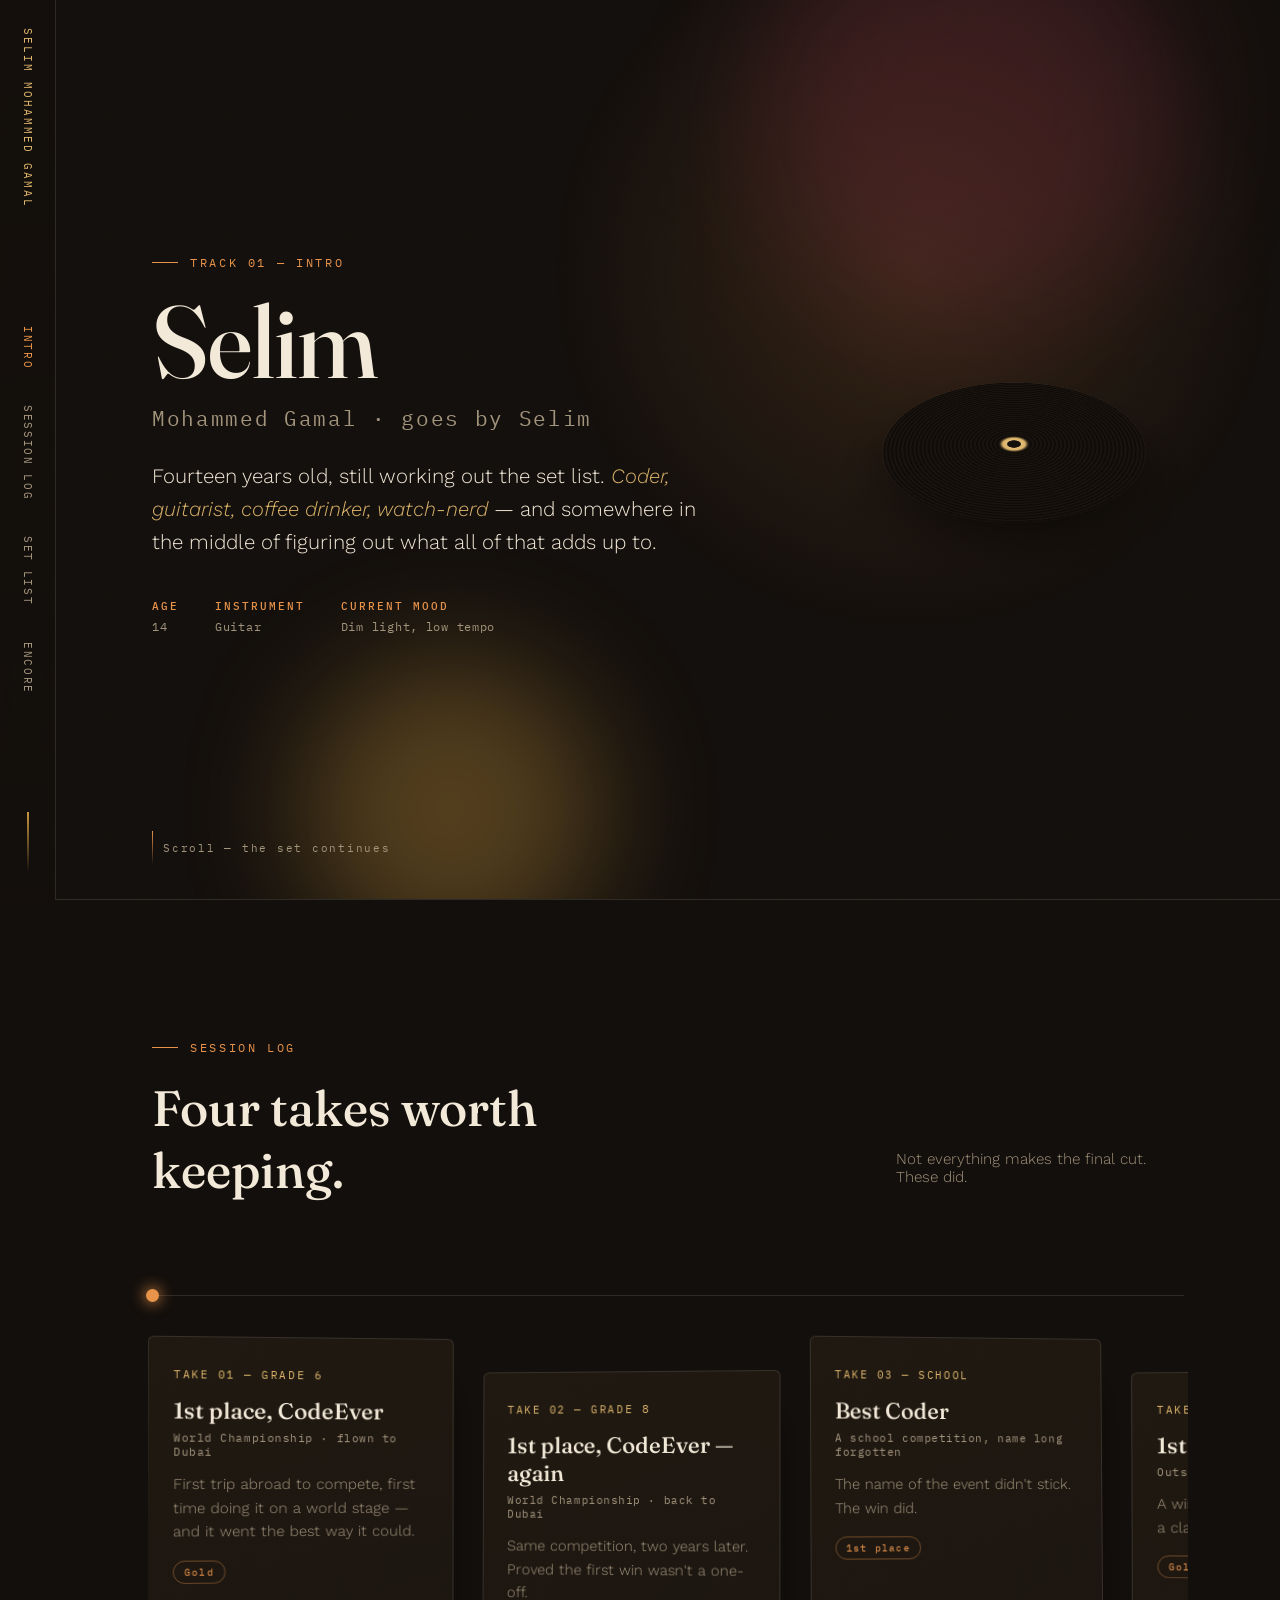
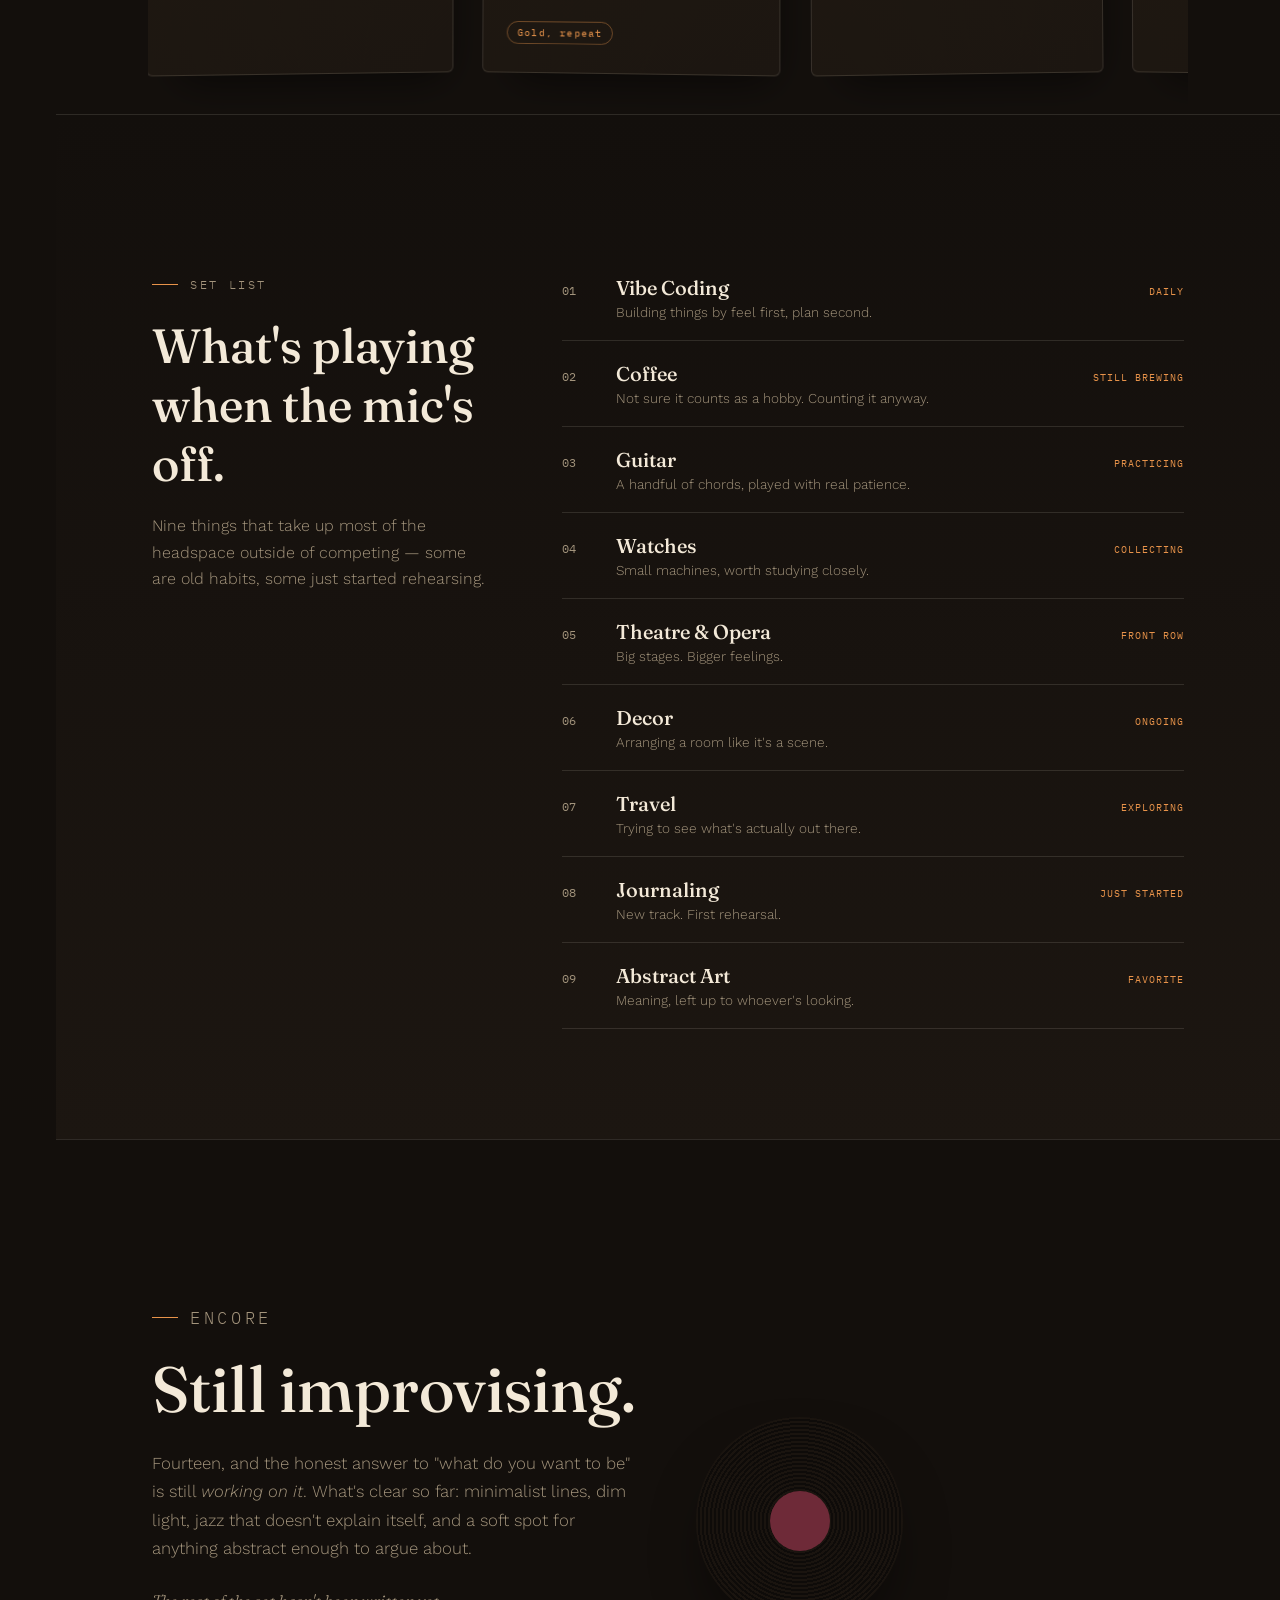
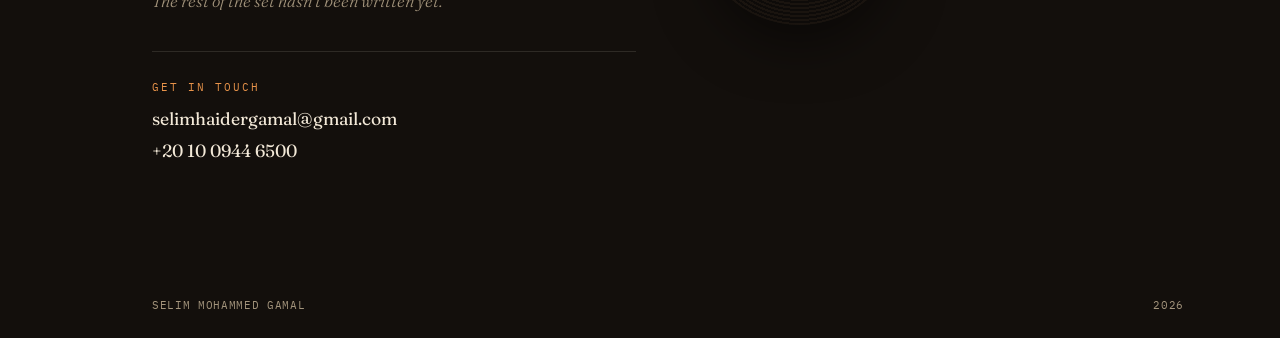
<file: index.html>
<!DOCTYPE html>
<html lang="en">
<head>
<meta charset="UTF-8">
<meta name="viewport" content="width=device-width, initial-scale=1.0">
<title>Selim Mohammed Gamal</title>
<link rel="preconnect" href="https://fonts.googleapis.com">
<link rel="preconnect" href="https://fonts.gstatic.com" crossorigin>
<link href="https://fonts.googleapis.com/css2?family=Fraunces:ital,opsz,wght@0,9..144,300;0,9..144,400;0,9..144,500;0,9..144,600;0,9..144,700;1,9..144,400;1,9..144,500&family=Work+Sans:wght@300;400;500;600&family=IBM+Plex+Mono:wght@400;500&display=swap" rel="stylesheet">
<style>
  :root{
    --bg: #130f0c;
    --bg-alt: #1c1611;
    --panel: #201911;
    --gold: #c9973f;
    --gold-soft: #dcb46a;
    --amber: #e8934a;
    --wine: #6e2a38;
    --cream: #f3e9d8;
    --muted: #a3947c;
    --line: rgba(243,233,216,0.12);
    --sidebar-w: 56px;
  }

  *{ box-sizing:border-box; }

  html{ scroll-behavior:smooth; }

  body{
    margin:0;
    background:var(--bg);
    color:var(--cream);
    font-family:'Work Sans', sans-serif;
    font-weight:400;
    overflow-x:hidden;
    position:relative;
  }

  ::selection{ background:var(--gold); color:#130f0c; }

  a{ color:inherit; }

  :focus-visible{
    outline: 2px solid var(--amber);
    outline-offset: 4px;
  }

  .grain{
    position:fixed; inset:0; z-index:1; pointer-events:none;
    opacity:0.05; mix-blend-mode:overlay;
    background-image:url("data:image/svg+xml,%3Csvg xmlns='http://www.w3.org/2000/svg' width='120' height='120'%3E%3Cfilter id='n'%3E%3CfeTurbulence type='fractalNoise' baseFrequency='0.9' numOctaves='2' stitchTiles='stitch'/%3E%3C/filter%3E%3Crect width='100%25' height='100%25' filter='url(%23n)'/%3E%3C/svg%3E");
  }

  /* --- Fixed left sidebar: the spine of the page, keeps everything anchored left --- */
  .sidebar{
    position:fixed; left:0; top:0; bottom:0; width:var(--sidebar-w);
    z-index:40;
    border-right:1px solid var(--line);
    background:linear-gradient(180deg, rgba(19,15,12,0.9), rgba(19,15,12,0.7));
    backdrop-filter: blur(6px);
    display:flex; flex-direction:column; align-items:center; justify-content:space-between;
    padding:28px 0;
  }
  .sidebar .mark{
    font-family:'IBM Plex Mono', monospace; font-size:11px; letter-spacing:0.18em;
    color:var(--gold-soft); writing-mode:vertical-rl; text-orientation:mixed;
  }
  .sidebar nav{
    display:flex; flex-direction:column; gap:28px; align-items:center;
  }
  .sidebar nav a{
    writing-mode:vertical-rl; text-orientation:mixed;
    font-family:'IBM Plex Mono', monospace; font-size:10.5px; letter-spacing:0.16em;
    text-decoration:none; color:var(--muted); transition:color .3s ease;
    padding:4px 2px;
  }
  .sidebar nav a:hover, .sidebar nav a.active{ color:var(--amber); }
  .sidebar .needle{
    width:2px; height:60px; background:linear-gradient(180deg, var(--gold), transparent);
  }

  main{ margin-left:var(--sidebar-w); position:relative; z-index:2; }

  section{
    position:relative;
    padding:min(14vw,140px) min(8vw,96px) min(10vw,110px);
    border-bottom:1px solid var(--line);
  }

  .eyebrow{
    font-family:'IBM Plex Mono', monospace; font-size:12px; letter-spacing:0.22em;
    color:var(--amber); text-transform:uppercase; display:flex; align-items:center; gap:12px;
    margin:0 0 22px;
  }
  .eyebrow::before{
    content:''; width:26px; height:1px; background:var(--amber); display:inline-block;
  }

  h1,h2,h3{ font-family:'Fraunces', serif; margin:0; font-weight:500; }

  /* ============ HERO ============ */
  #hero{
    min-height:100vh; display:flex; flex-direction:column; justify-content:center;
    padding-top:min(10vw,100px);
    overflow:hidden;
  }
  .spotlight{
    position:absolute; inset:0; z-index:0;
    background: radial-gradient(600px circle at var(--mx,70%) var(--my,30%), rgba(232,147,74,0.16), transparent 60%);
    transition: background-position .2s ease;
  }
  .haze{ position:absolute; border-radius:50%; filter:blur(60px); opacity:0.35; z-index:0; pointer-events:none; }
  .haze.h1{ width:420px; height:420px; background:var(--wine); top:-100px; right:8%; animation:drift 22s ease-in-out infinite; }
  .haze.h2{ width:300px; height:300px; background:var(--gold); bottom:-60px; left:20%; animation:drift 18s ease-in-out infinite reverse; }
  @keyframes drift{
    0%,100%{ transform:translate(0,0); }
    50%{ transform:translate(30px,-40px); }
  }

  .hero-grid{
    position:relative; z-index:2;
    display:grid; grid-template-columns: 1.3fr 0.7fr; gap:60px; align-items:center;
  }
  .hero-name{
    font-size:clamp(3.2rem, 8vw, 7.2rem); line-height:0.96; letter-spacing:-0.01em; color:var(--cream);
  }
  .hero-name .full{
    display:block; font-size:clamp(1rem,2vw,1.3rem); font-family:'IBM Plex Mono',monospace;
    letter-spacing:0.08em; color:var(--muted); font-weight:400; margin-top:18px; text-transform:none;
  }
  .hero-tag{
    max-width:46ch; font-size:clamp(1.05rem,1.6vw,1.3rem); line-height:1.6; color:var(--cream);
    margin-top:32px; font-weight:300;
  }
  .hero-tag em{ font-style:italic; color:var(--gold-soft); }
  .hero-meta{
    margin-top:40px; display:flex; gap:36px; font-family:'IBM Plex Mono', monospace; font-size:12px; color:var(--muted); letter-spacing:0.06em;
  }
  .hero-meta strong{ color:var(--amber); display:block; font-size:11px; letter-spacing:0.18em; margin-bottom:6px; font-weight:500;}

  /* 3D rotating record */
  .stage{
    perspective:900px; display:flex; align-items:center; justify-content:center; height:100%;
  }
  .record{
    width:min(260px,80%); aspect-ratio:1; border-radius:50%;
    background:
      repeating-radial-gradient(circle at 50% 50%, #0e0b09 0 2px, #1a140f 2px 4px);
    position:relative; box-shadow: 0 40px 80px -20px rgba(0,0,0,0.7), 0 0 0 1px rgba(243,233,216,0.05);
    transform-style:preserve-3d;
    animation: spin 14s linear infinite;
    transform: rotateX(58deg);
  }
  .record::before{
    content:''; position:absolute; inset:0; border-radius:50%;
    background: radial-gradient(circle at 50% 50%, var(--gold-soft) 0 6%, transparent 8%);
  }
  .record::after{
    content:''; position:absolute; top:50%; left:50%; width:14px; height:14px; border-radius:50%;
    background:var(--bg); transform:translate(-50%,-50%); box-shadow:0 0 0 2px rgba(243,233,216,0.15);
  }
  @keyframes spin{ from{ transform:rotateX(58deg) rotateZ(0deg);} to{ transform:rotateX(58deg) rotateZ(360deg);} }

  .scroll-cue{
    position:absolute; bottom:34px; left:min(8vw,96px); z-index:2;
    font-family:'IBM Plex Mono', monospace; font-size:11px; letter-spacing:0.16em; color:var(--muted);
    display:flex; align-items:center; gap:10px;
  }
  .scroll-cue .bar{ width:1px; height:34px; background:linear-gradient(180deg,var(--amber),transparent); animation:pulse 2s ease-in-out infinite; }
  @keyframes pulse{ 0%,100%{opacity:.3;} 50%{opacity:1;} }

  /* ============ SESSION LOG (achievements) ============ */
  #log{ padding-bottom:0; }
  .log-head{ display:flex; justify-content:space-between; align-items:flex-end; flex-wrap:wrap; gap:20px; margin-bottom:56px; }
  .log-head h2{ font-size:clamp(1.9rem,4vw,3.1rem); max-width:16ch; }
  .rail-wrap{ position:relative; }
  .rail{
    position:absolute; top:38px; left:0; right:0; height:1px; background:var(--line); z-index:0;
  }
  .rail-progress{
    position:absolute; top:38px; left:0; height:1px; background:var(--amber); z-index:1; width:0%;
    transition:width .1s linear;
  }
  .rail-dot{
    position:absolute; top:32px; left:0; width:13px; height:13px; border-radius:50%;
    background:var(--amber); box-shadow:0 0 14px 2px rgba(232,147,74,0.7); z-index:2;
    transition:left .1s linear;
  }

  .crate{
    display:flex; gap:28px; overflow-x:auto; padding:80px 4px 40px; margin:0 -4px;
    scroll-snap-type:x proximity;
    perspective:1400px;
  }
  .crate::-webkit-scrollbar{ height:6px; }
  .crate::-webkit-scrollbar-thumb{ background:var(--line); border-radius:4px; }

  .take{
    flex:0 0 min(300px,78vw); scroll-snap-align:start;
    background:linear-gradient(160deg, var(--panel), var(--bg-alt));
    border:1px solid var(--line); border-radius:6px;
    padding:26px 24px 28px;
    transform-style:preserve-3d;
    transition: transform .5s cubic-bezier(.2,.8,.2,1), box-shadow .5s ease, border-color .5s ease;
    transform: rotateY(6deg) rotateX(1deg);
    box-shadow: 12px 24px 40px -20px rgba(0,0,0,0.6);
  }
  .take:nth-child(even){ transform: rotateY(-6deg) rotateX(1deg); margin-top:34px; }
  .take:hover{ transform: rotateY(0) rotateX(0) translateY(-6px); border-color:var(--gold); box-shadow:16px 30px 50px -18px rgba(0,0,0,0.75); }

  .take .num{ font-family:'IBM Plex Mono',monospace; font-size:11px; color:var(--gold-soft); letter-spacing:0.14em; }
  .take h3{ font-size:1.4rem; margin:14px 0 6px; line-height:1.25; color:var(--cream); }
  .take .where{ font-family:'IBM Plex Mono',monospace; font-size:11px; color:var(--muted); letter-spacing:0.05em; margin-bottom:14px; display:block; }
  .take p{ font-size:0.92rem; line-height:1.6; color:var(--muted); font-weight:300; margin:0; }
  .take .badge{
    display:inline-block; margin-top:16px; font-family:'IBM Plex Mono',monospace; font-size:10px;
    letter-spacing:0.12em; color:var(--amber); border:1px solid rgba(232,147,74,0.4); border-radius:20px;
    padding:4px 10px;
  }

  /* ============ SET LIST (hobbies) ============ */
  #setlist{
    background: linear-gradient(180deg, var(--bg), var(--bg-alt));
  }
  .setlist-grid{
    display:grid; grid-template-columns: 0.9fr 1.6fr; gap:60px; align-items:start;
  }
  .setlist-intro h2{ font-size:clamp(1.9rem,4vw,3rem); max-width:12ch; }
  .setlist-intro p{ margin-top:20px; max-width:34ch; color:var(--muted); font-weight:300; line-height:1.65; }

  .tracks{ display:flex; flex-direction:column; }
  .track{
    display:grid; grid-template-columns: 34px 1fr auto; gap:20px; align-items:baseline;
    padding:20px 0; border-bottom:1px solid var(--line);
    transition: padding-left .3s ease, border-color .3s ease;
  }
  .track:hover{ padding-left:12px; border-color:var(--gold); }
  .track:hover .t-name{ color:var(--gold-soft); }
  .track .t-num{ font-family:'IBM Plex Mono',monospace; font-size:12px; color:var(--muted); }
  .track .t-name{ font-family:'Fraunces',serif; font-size:1.25rem; font-weight:500; color:var(--cream); transition:color .3s ease; }
  .track .t-note{ font-size:0.85rem; color:var(--muted); font-weight:300; display:block; margin-top:4px; }
  .track .t-tag{ font-family:'IBM Plex Mono',monospace; font-size:10px; color:var(--amber); letter-spacing:0.1em; text-align:right; white-space:nowrap; }

  /* ============ ENCORE ============ */
  #encore{ border-bottom:none; min-height:70vh; display:flex; align-items:center; }
  .encore-grid{ display:grid; grid-template-columns:1.4fr 0.6fr; gap:60px; align-items:center; }
  #encore h2{ font-size:clamp(2.2rem,5vw,4rem); max-width:14ch; line-height:1.1; }
  #encore p{ margin-top:24px; max-width:48ch; color:var(--muted); font-weight:300; font-size:1.05rem; line-height:1.7; }
  .encore-mark{
    font-family:'Fraunces',serif; font-style:italic; font-size:clamp(1.3rem,2.4vw,1.8rem);
    color:var(--gold-soft); margin-top:30px;
  }
  .contact{
    margin-top:36px; padding-top:28px; border-top:1px solid var(--line);
    display:flex; flex-direction:column; gap:10px; align-items:flex-start;
  }
  .contact .c-label{
    font-family:'IBM Plex Mono', monospace; font-size:11px; letter-spacing:0.18em;
    color:var(--amber); text-transform:uppercase; margin-bottom:4px;
  }
  .contact .c-line{
    font-family:'Fraunces', serif; font-size:1.1rem; color:var(--cream);
    text-decoration:none; border-bottom:1px solid transparent;
    transition: color .3s ease, border-color .3s ease;
  }
  .contact .c-line:hover{ color:var(--gold-soft); border-color:var(--gold-soft); }

  .disc-mini{
    width:100%; max-width:220px; aspect-ratio:1; margin-left:auto; border-radius:50%;
    background:repeating-radial-gradient(circle at 50% 50%, #0e0b09 0 2px, #1a140f 2px 4px);
    position:relative; box-shadow:0 30px 60px -20px rgba(0,0,0,0.6);
    animation:spin2 20s linear infinite;
  }
  .disc-mini::after{ content:''; position:absolute; top:50%; left:50%; width:60px; height:60px; border-radius:50%; background:var(--wine); transform:translate(-50%,-50%); }
  @keyframes spin2{ from{ transform:rotate(0);} to{ transform:rotate(360deg);} }

  footer{
    padding:26px min(8vw,96px); font-family:'IBM Plex Mono',monospace; font-size:11px; color:var(--muted);
    letter-spacing:0.06em; display:flex; justify-content:space-between; flex-wrap:wrap; gap:10px;
  }

  @media (max-width: 860px){
    :root{ --sidebar-w: 0px; }

    /* sidebar becomes a slim top bar instead of disappearing */
    .sidebar{
      flex-direction:row; width:100%; height:52px; bottom:auto;
      left:0; right:0; padding:0 16px; justify-content:space-between;
      border-right:none; border-bottom:1px solid var(--line);
    }
    .sidebar .mark{ writing-mode:horizontal-tb; text-orientation:initial; font-size:9px; }
    .sidebar nav{ flex-direction:row; gap:18px; }
    .sidebar nav a{ writing-mode:horizontal-tb; text-orientation:initial; font-size:9px; }
    .sidebar .needle{ display:none; }

    main{ margin-left:0; margin-top:52px; }

    section{ padding:64px 22px 60px; }

    .hero-grid, .setlist-grid, .encore-grid{ grid-template-columns:1fr; gap:36px; }
    #hero{ padding-top:56px; min-height:auto; }
    .hero-name{ font-size:clamp(2.6rem, 13vw, 4rem); }
    .hero-meta{ flex-wrap:wrap; gap:22px 32px; }

    .stage{ margin-top:10px; }
    .record{ width:min(180px,55vw); }

    .log-head{ margin-bottom:36px; }
    .rail, .rail-progress, .rail-dot{ display:none; }
    .crate{ padding:16px 4px 20px; gap:18px; -webkit-overflow-scrolling:touch; }
    .take{ flex-basis:min(240px,72vw); padding:22px 20px 24px; }
    .take:nth-child(even){ margin-top:0; }
    .take, .take:nth-child(even){ transform:none; }
    .take:hover{ transform:translateY(-4px); }

    .setlist-grid{ gap:20px; }
    .track{ grid-template-columns:24px 1fr; row-gap:4px; }
    .track .t-tag{ grid-column:2; text-align:left; }

    #encore{ min-height:auto; padding-bottom:70px; }
    .disc-mini{ margin:8px auto 0; max-width:150px; }

    footer{ padding:20px 22px; }
  }

  @media (max-width: 420px){
    .sidebar .mark{ display:none; }
    .hero-meta{ gap:16px 24px; }
  }

  @media (prefers-reduced-motion: reduce){
    *{ animation:none !important; transition:none !important; }
  }
</style>
</head>
<body>

<div class="grain"></div>

<aside class="sidebar">
  <span class="mark">SELIM MOHAMMED GAMAL</span>
  <nav>
    <a href="#hero">INTRO</a>
    <a href="#log">SESSION LOG</a>
    <a href="#setlist">SET LIST</a>
    <a href="#encore">ENCORE</a>
  </nav>
  <span class="needle"></span>
</aside>

<main>

  <section id="hero">
    <div class="spotlight" id="spotlight"></div>
    <div class="haze h1"></div>
    <div class="haze h2"></div>

    <div class="hero-grid">
      <div>
        <p class="eyebrow">Track 01 — Intro</p>
        <h1 class="hero-name">Selim
          <span class="full">Mohammed Gamal · goes by Selim</span>
        </h1>
        <p class="hero-tag">Fourteen years old, still working out the set list. <em>Coder, guitarist, coffee drinker, watch-nerd</em> — and somewhere in the middle of figuring out what all of that adds up to.</p>
        <div class="hero-meta">
          <div><strong>AGE</strong>14</div>
          <div><strong>INSTRUMENT</strong>Guitar</div>
          <div><strong>CURRENT MOOD</strong>Dim light, low tempo</div>
        </div>
      </div>
      <div class="stage">
        <div class="record"></div>
      </div>
    </div>

    <div class="scroll-cue"><span class="bar"></span>Scroll — the set continues</div>
  </section>

  <section id="log">
    <div class="log-head">
      <div>
        <p class="eyebrow">Session Log</p>
        <h2>Four takes worth keeping.</h2>
      </div>
      <p style="max-width:32ch; color:var(--muted); font-weight:300; font-size:.95rem;">Not everything makes the final cut. These did.</p>
    </div>

    <div class="rail-wrap">
      <div class="rail"></div>
      <div class="rail-progress" id="railProgress"></div>
      <div class="rail-dot" id="railDot"></div>

      <div class="crate" id="crate">
        <div class="take">
          <span class="num">TAKE 01 — GRADE 6</span>
          <h3>1st place, CodeEver</h3>
          <span class="where">World Championship · flown to Dubai</span>
          <p>First trip abroad to compete, first time doing it on a world stage — and it went the best way it could.</p>
          <span class="badge">Gold</span>
        </div>
        <div class="take">
          <span class="num">TAKE 02 — GRADE 8</span>
          <h3>1st place, CodeEver — again</h3>
          <span class="where">World Championship · back to Dubai</span>
          <p>Same competition, two years later. Proved the first win wasn't a one-off.</p>
          <span class="badge">Gold, repeat</span>
        </div>
        <div class="take">
          <span class="num">TAKE 03 — SCHOOL</span>
          <h3>Best Coder</h3>
          <span class="where">A school competition, name long forgotten</span>
          <p>The name of the event didn't stick. The win did.</p>
          <span class="badge">1st place</span>
        </div>
        <div class="take">
          <span class="num">TAKE 04 — ARISTO</span>
          <h3>1st place, Aristo</h3>
          <span class="where">Outside of school</span>
          <p>A win that had nothing to do with a classroom — just the work.</p>
          <span class="badge">Gold</span>
        </div>
      </div>
    </div>
  </section>

  <section id="setlist">
    <div class="setlist-grid">
      <div class="setlist-intro">
        <p class="eyebrow">Set List</p>
        <h2>What's playing when the mic's off.</h2>
        <p>Nine things that take up most of the headspace outside of competing — some are old habits, some just started rehearsing.</p>
      </div>

      <div class="tracks">
        <div class="track"><span class="t-num">01</span><span><span class="t-name">Vibe Coding</span><span class="t-note">Building things by feel first, plan second.</span></span><span class="t-tag">DAILY</span></div>
        <div class="track"><span class="t-num">02</span><span><span class="t-name">Coffee</span><span class="t-note">Not sure it counts as a hobby. Counting it anyway.</span></span><span class="t-tag">STILL BREWING</span></div>
        <div class="track"><span class="t-num">03</span><span><span class="t-name">Guitar</span><span class="t-note">A handful of chords, played with real patience.</span></span><span class="t-tag">PRACTICING</span></div>
        <div class="track"><span class="t-num">04</span><span><span class="t-name">Watches</span><span class="t-note">Small machines, worth studying closely.</span></span><span class="t-tag">COLLECTING</span></div>
        <div class="track"><span class="t-num">05</span><span><span class="t-name">Theatre &amp; Opera</span><span class="t-note">Big stages. Bigger feelings.</span></span><span class="t-tag">FRONT ROW</span></div>
        <div class="track"><span class="t-num">06</span><span><span class="t-name">Decor</span><span class="t-note">Arranging a room like it's a scene.</span></span><span class="t-tag">ONGOING</span></div>
        <div class="track"><span class="t-num">07</span><span><span class="t-name">Travel</span><span class="t-note">Trying to see what's actually out there.</span></span><span class="t-tag">EXPLORING</span></div>
        <div class="track"><span class="t-num">08</span><span><span class="t-name">Journaling</span><span class="t-note">New track. First rehearsal.</span></span><span class="t-tag">JUST STARTED</span></div>
        <div class="track"><span class="t-num">09</span><span><span class="t-name">Abstract Art</span><span class="t-note">Meaning, left up to whoever's looking.</span></span><span class="t-tag">FAVORITE</span></div>
      </div>
    </div>
  </section>

  <section id="encore">
    <div class="encore-grid">
      <div>
        <p class="eyebrow">Encore</p>
        <h2>Still improvising.</h2>
        <p>Fourteen, and the honest answer to "what do you want to be" is still <em>working on it</em>. What's clear so far: minimalist lines, dim light, jazz that doesn't explain itself, and a soft spot for anything abstract enough to argue about.</p>
        <p class="encore-mark">The rest of the set hasn't been written yet.</p>

        <div class="contact">
          <span class="c-label">Get in touch</span>
          <a class="c-line" href="mailto:selimhaidergamal@gmail.com">selimhaidergamal@gmail.com</a>
          <a class="c-line" href="tel:+201009446500">+20 10 0944 6500</a>
        </div>
      </div>
      <div class="disc-mini"></div>
    </div>
  </section>

  <footer>
    <span>SELIM MOHAMMED GAMAL</span>
    <span id="year"></span>
  </footer>

</main>

<script>
  document.getElementById('year').textContent = new Date().getFullYear();

  // Spotlight follows mouse in hero
  const hero = document.getElementById('hero');
  const spot = document.getElementById('spotlight');
  hero.addEventListener('mousemove', (e) => {
    const r = hero.getBoundingClientRect();
    const x = ((e.clientX - r.left) / r.width) * 100;
    const y = ((e.clientY - r.top) / r.height) * 100;
    spot.style.setProperty('--mx', x + '%');
    spot.style.setProperty('--my', y + '%');
  });

  // Tonearm rail progress synced to horizontal scroll of the crate
  const crate = document.getElementById('crate');
  const progress = document.getElementById('railProgress');
  const dot = document.getElementById('railDot');

  function updateRail(){
    const max = crate.scrollWidth - crate.clientWidth;
    const frac = max > 0 ? crate.scrollLeft / max : 0;
    const pct = Math.min(100, Math.max(0, frac * 100));
    progress.style.width = pct + '%';
    dot.style.left = 'calc(' + pct + '% - 6px)';
  }
  crate.addEventListener('scroll', updateRail);
  window.addEventListener('resize', updateRail);
  updateRail();

  // Active nav highlight
  const sections = document.querySelectorAll('main section[id]');
  const navLinks = document.querySelectorAll('.sidebar nav a');
  const obs = new IntersectionObserver((entries) => {
    entries.forEach(entry => {
      if(entry.isIntersecting){
        navLinks.forEach(l => l.classList.remove('active'));
        const link = document.querySelector('.sidebar nav a[href="#' + entry.target.id + '"]');
        if(link) link.classList.add('active');
      }
    });
  }, { threshold: 0.4 });
  sections.forEach(s => obs.observe(s));
</script>

</body>
</html>
</file>
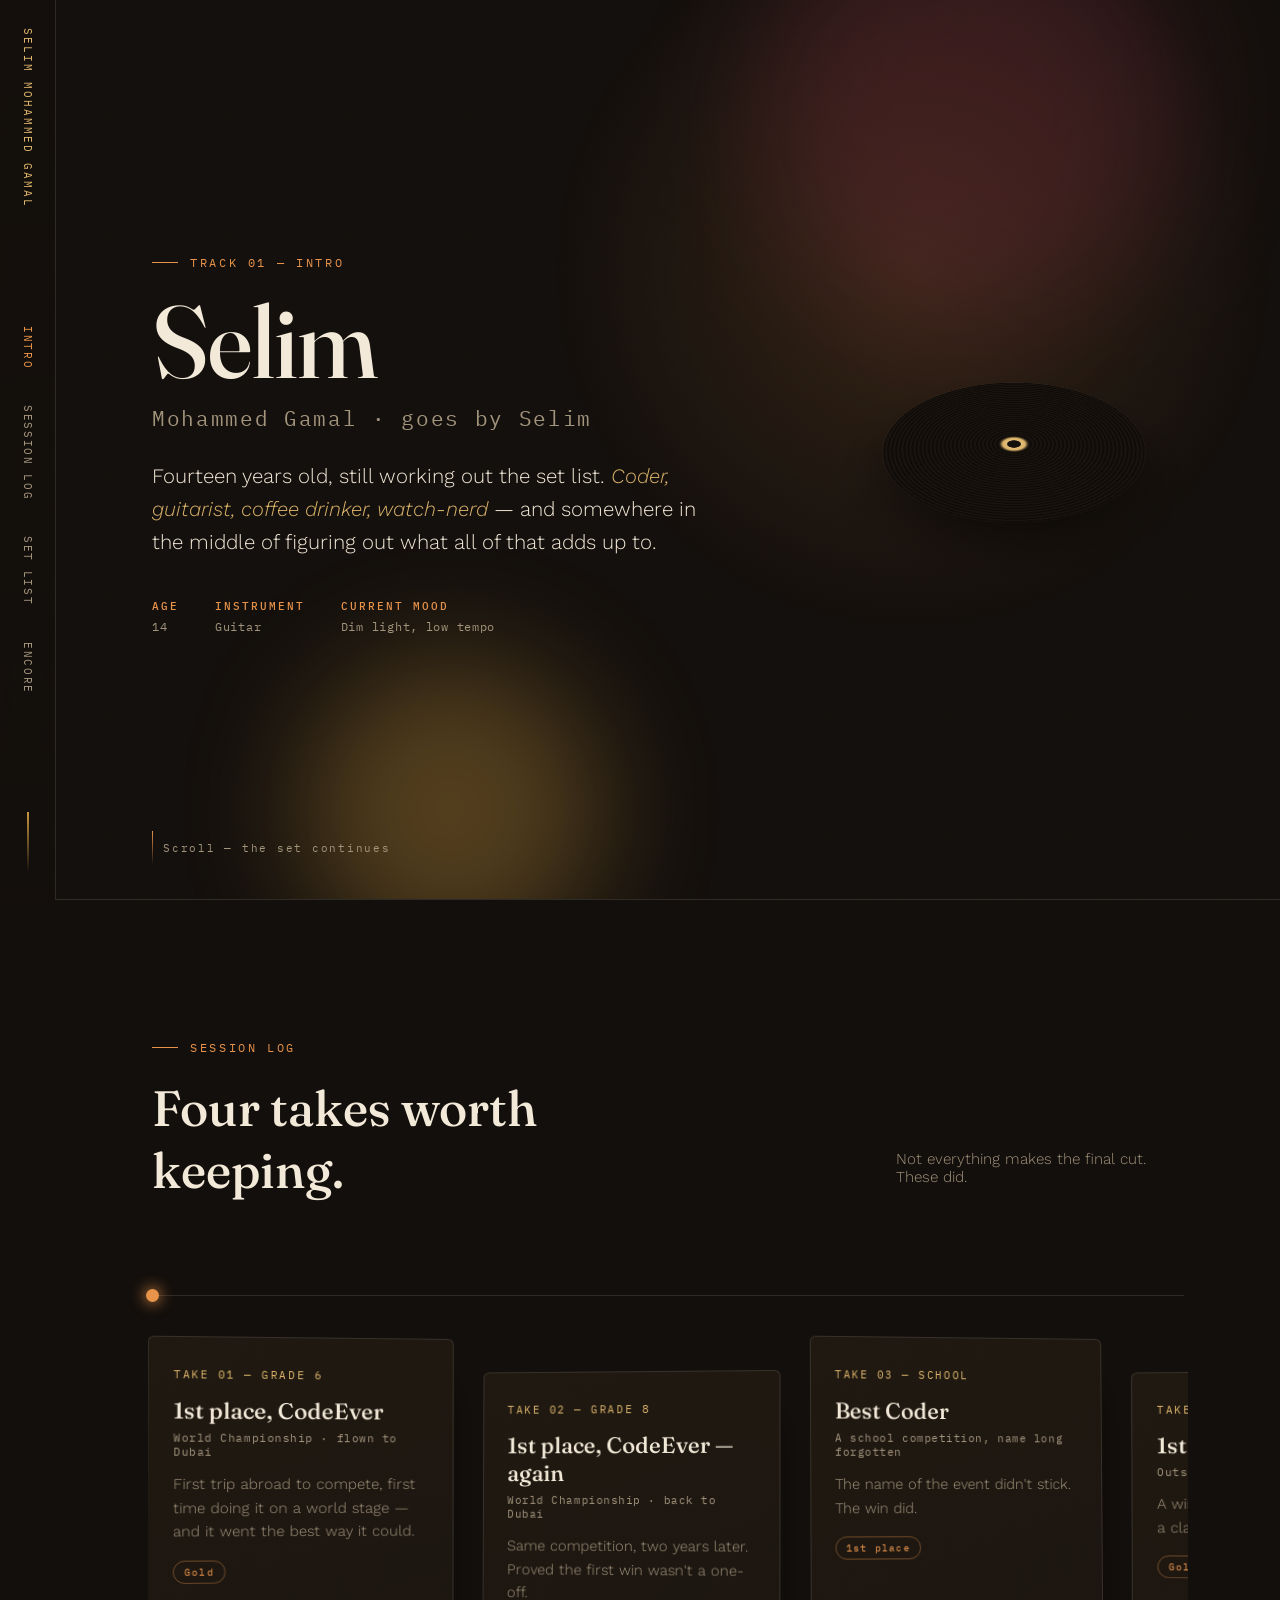
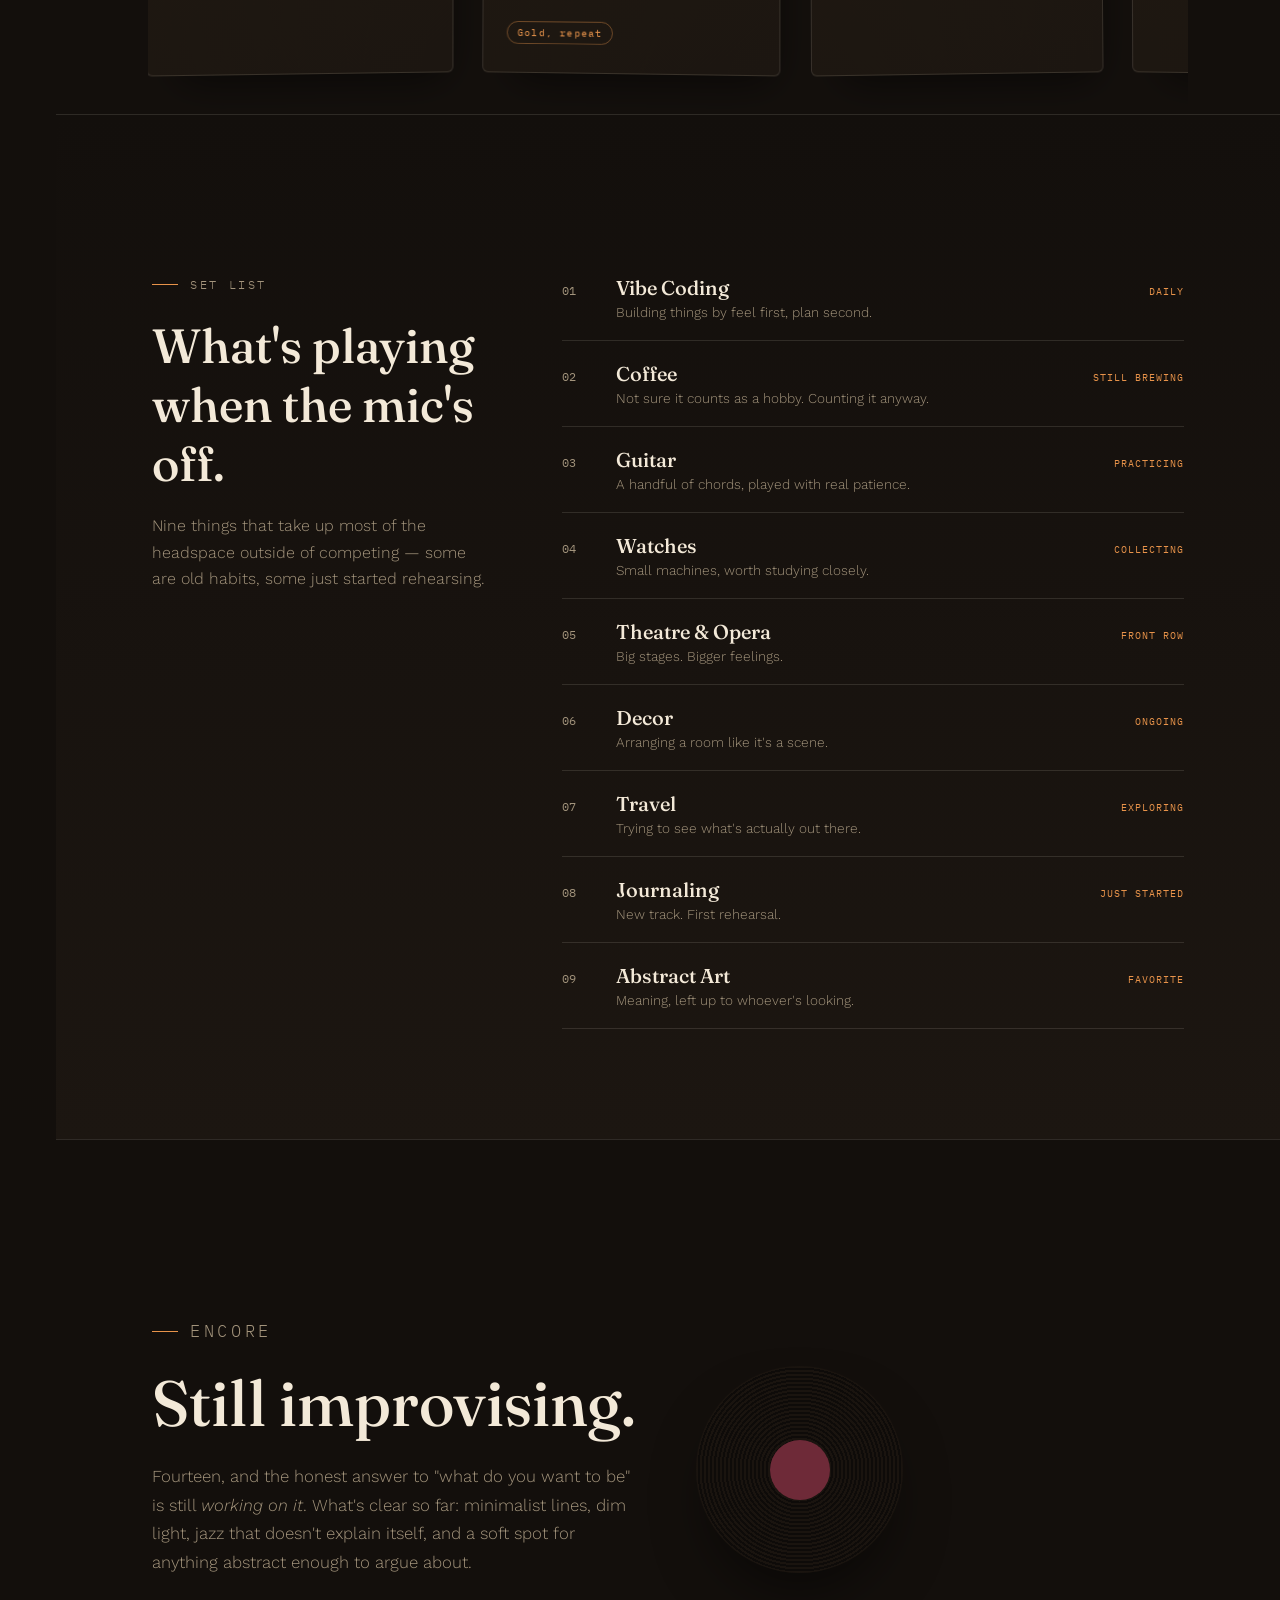
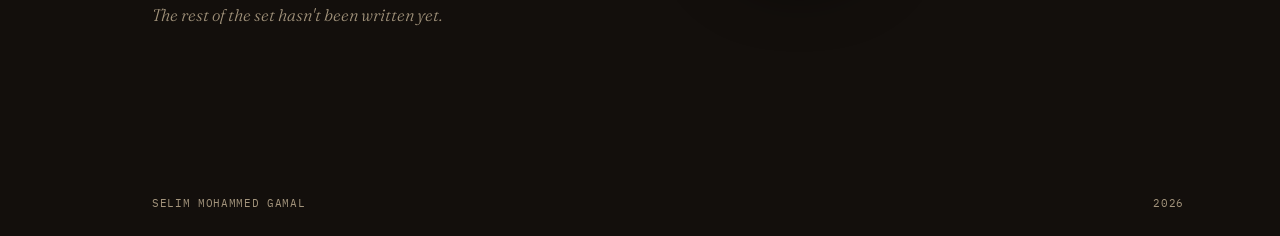
<file: SMH.html>
<!DOCTYPE html>
<html lang="en">
<head>
<meta charset="UTF-8">
<meta name="viewport" content="width=device-width, initial-scale=1.0">
<title>Selim Mohammed Gamal</title>
<link rel="preconnect" href="https://fonts.googleapis.com">
<link rel="preconnect" href="https://fonts.gstatic.com" crossorigin>
<link href="https://fonts.googleapis.com/css2?family=Fraunces:ital,opsz,wght@0,9..144,300;0,9..144,400;0,9..144,500;0,9..144,600;0,9..144,700;1,9..144,400;1,9..144,500&family=Work+Sans:wght@300;400;500;600&family=IBM+Plex+Mono:wght@400;500&display=swap" rel="stylesheet">
<style>
  :root{
    --bg: #130f0c;
    --bg-alt: #1c1611;
    --panel: #201911;
    --gold: #c9973f;
    --gold-soft: #dcb46a;
    --amber: #e8934a;
    --wine: #6e2a38;
    --cream: #f3e9d8;
    --muted: #a3947c;
    --line: rgba(243,233,216,0.12);
    --sidebar-w: 56px;
  }

  *{ box-sizing:border-box; }

  html{ scroll-behavior:smooth; }

  body{
    margin:0;
    background:var(--bg);
    color:var(--cream);
    font-family:'Work Sans', sans-serif;
    font-weight:400;
    overflow-x:hidden;
    position:relative;
  }

  ::selection{ background:var(--gold); color:#130f0c; }

  a{ color:inherit; }

  :focus-visible{
    outline: 2px solid var(--amber);
    outline-offset: 4px;
  }

  .grain{
    position:fixed; inset:0; z-index:1; pointer-events:none;
    opacity:0.05; mix-blend-mode:overlay;
    background-image:url("data:image/svg+xml,%3Csvg xmlns='http://www.w3.org/2000/svg' width='120' height='120'%3E%3Cfilter id='n'%3E%3CfeTurbulence type='fractalNoise' baseFrequency='0.9' numOctaves='2' stitchTiles='stitch'/%3E%3C/filter%3E%3Crect width='100%25' height='100%25' filter='url(%23n)'/%3E%3C/svg%3E");
  }

  /* --- Fixed left sidebar: the spine of the page, keeps everything anchored left --- */
  .sidebar{
    position:fixed; left:0; top:0; bottom:0; width:var(--sidebar-w);
    z-index:40;
    border-right:1px solid var(--line);
    background:linear-gradient(180deg, rgba(19,15,12,0.9), rgba(19,15,12,0.7));
    backdrop-filter: blur(6px);
    display:flex; flex-direction:column; align-items:center; justify-content:space-between;
    padding:28px 0;
  }
  .sidebar .mark{
    font-family:'IBM Plex Mono', monospace; font-size:11px; letter-spacing:0.18em;
    color:var(--gold-soft); writing-mode:vertical-rl; text-orientation:mixed;
  }
  .sidebar nav{
    display:flex; flex-direction:column; gap:28px; align-items:center;
  }
  .sidebar nav a{
    writing-mode:vertical-rl; text-orientation:mixed;
    font-family:'IBM Plex Mono', monospace; font-size:10.5px; letter-spacing:0.16em;
    text-decoration:none; color:var(--muted); transition:color .3s ease;
    padding:4px 2px;
  }
  .sidebar nav a:hover, .sidebar nav a.active{ color:var(--amber); }
  .sidebar .needle{
    width:2px; height:60px; background:linear-gradient(180deg, var(--gold), transparent);
  }

  main{ margin-left:var(--sidebar-w); position:relative; z-index:2; }

  section{
    position:relative;
    padding:min(14vw,140px) min(8vw,96px) min(10vw,110px);
    border-bottom:1px solid var(--line);
  }

  .eyebrow{
    font-family:'IBM Plex Mono', monospace; font-size:12px; letter-spacing:0.22em;
    color:var(--amber); text-transform:uppercase; display:flex; align-items:center; gap:12px;
    margin:0 0 22px;
  }
  .eyebrow::before{
    content:''; width:26px; height:1px; background:var(--amber); display:inline-block;
  }

  h1,h2,h3{ font-family:'Fraunces', serif; margin:0; font-weight:500; }

  /* ============ HERO ============ */
  #hero{
    min-height:100vh; display:flex; flex-direction:column; justify-content:center;
    padding-top:min(10vw,100px);
    overflow:hidden;
  }
  .spotlight{
    position:absolute; inset:0; z-index:0;
    background: radial-gradient(600px circle at var(--mx,70%) var(--my,30%), rgba(232,147,74,0.16), transparent 60%);
    transition: background-position .2s ease;
  }
  .haze{ position:absolute; border-radius:50%; filter:blur(60px); opacity:0.35; z-index:0; pointer-events:none; }
  .haze.h1{ width:420px; height:420px; background:var(--wine); top:-100px; right:8%; animation:drift 22s ease-in-out infinite; }
  .haze.h2{ width:300px; height:300px; background:var(--gold); bottom:-60px; left:20%; animation:drift 18s ease-in-out infinite reverse; }
  @keyframes drift{
    0%,100%{ transform:translate(0,0); }
    50%{ transform:translate(30px,-40px); }
  }

  .hero-grid{
    position:relative; z-index:2;
    display:grid; grid-template-columns: 1.3fr 0.7fr; gap:60px; align-items:center;
  }
  .hero-name{
    font-size:clamp(3.2rem, 8vw, 7.2rem); line-height:0.96; letter-spacing:-0.01em; color:var(--cream);
  }
  .hero-name .full{
    display:block; font-size:clamp(1rem,2vw,1.3rem); font-family:'IBM Plex Mono',monospace;
    letter-spacing:0.08em; color:var(--muted); font-weight:400; margin-top:18px; text-transform:none;
  }
  .hero-tag{
    max-width:46ch; font-size:clamp(1.05rem,1.6vw,1.3rem); line-height:1.6; color:var(--cream);
    margin-top:32px; font-weight:300;
  }
  .hero-tag em{ font-style:italic; color:var(--gold-soft); }
  .hero-meta{
    margin-top:40px; display:flex; gap:36px; font-family:'IBM Plex Mono', monospace; font-size:12px; color:var(--muted); letter-spacing:0.06em;
  }
  .hero-meta strong{ color:var(--amber); display:block; font-size:11px; letter-spacing:0.18em; margin-bottom:6px; font-weight:500;}

  /* 3D rotating record */
  .stage{
    perspective:900px; display:flex; align-items:center; justify-content:center; height:100%;
  }
  .record{
    width:min(260px,80%); aspect-ratio:1; border-radius:50%;
    background:
      repeating-radial-gradient(circle at 50% 50%, #0e0b09 0 2px, #1a140f 2px 4px);
    position:relative; box-shadow: 0 40px 80px -20px rgba(0,0,0,0.7), 0 0 0 1px rgba(243,233,216,0.05);
    transform-style:preserve-3d;
    animation: spin 14s linear infinite;
    transform: rotateX(58deg);
  }
  .record::before{
    content:''; position:absolute; inset:0; border-radius:50%;
    background: radial-gradient(circle at 50% 50%, var(--gold-soft) 0 6%, transparent 8%);
  }
  .record::after{
    content:''; position:absolute; top:50%; left:50%; width:14px; height:14px; border-radius:50%;
    background:var(--bg); transform:translate(-50%,-50%); box-shadow:0 0 0 2px rgba(243,233,216,0.15);
  }
  @keyframes spin{ from{ transform:rotateX(58deg) rotateZ(0deg);} to{ transform:rotateX(58deg) rotateZ(360deg);} }

  .scroll-cue{
    position:absolute; bottom:34px; left:min(8vw,96px); z-index:2;
    font-family:'IBM Plex Mono', monospace; font-size:11px; letter-spacing:0.16em; color:var(--muted);
    display:flex; align-items:center; gap:10px;
  }
  .scroll-cue .bar{ width:1px; height:34px; background:linear-gradient(180deg,var(--amber),transparent); animation:pulse 2s ease-in-out infinite; }
  @keyframes pulse{ 0%,100%{opacity:.3;} 50%{opacity:1;} }

  /* ============ SESSION LOG (achievements) ============ */
  #log{ padding-bottom:0; }
  .log-head{ display:flex; justify-content:space-between; align-items:flex-end; flex-wrap:wrap; gap:20px; margin-bottom:56px; }
  .log-head h2{ font-size:clamp(1.9rem,4vw,3.1rem); max-width:16ch; }
  .rail-wrap{ position:relative; }
  .rail{
    position:absolute; top:38px; left:0; right:0; height:1px; background:var(--line); z-index:0;
  }
  .rail-progress{
    position:absolute; top:38px; left:0; height:1px; background:var(--amber); z-index:1; width:0%;
    transition:width .1s linear;
  }
  .rail-dot{
    position:absolute; top:32px; left:0; width:13px; height:13px; border-radius:50%;
    background:var(--amber); box-shadow:0 0 14px 2px rgba(232,147,74,0.7); z-index:2;
    transition:left .1s linear;
  }

  .crate{
    display:flex; gap:28px; overflow-x:auto; padding:80px 4px 40px; margin:0 -4px;
    scroll-snap-type:x proximity;
    perspective:1400px;
  }
  .crate::-webkit-scrollbar{ height:6px; }
  .crate::-webkit-scrollbar-thumb{ background:var(--line); border-radius:4px; }

  .take{
    flex:0 0 min(300px,78vw); scroll-snap-align:start;
    background:linear-gradient(160deg, var(--panel), var(--bg-alt));
    border:1px solid var(--line); border-radius:6px;
    padding:26px 24px 28px;
    transform-style:preserve-3d;
    transition: transform .5s cubic-bezier(.2,.8,.2,1), box-shadow .5s ease, border-color .5s ease;
    transform: rotateY(6deg) rotateX(1deg);
    box-shadow: 12px 24px 40px -20px rgba(0,0,0,0.6);
  }
  .take:nth-child(even){ transform: rotateY(-6deg) rotateX(1deg); margin-top:34px; }
  .take:hover{ transform: rotateY(0) rotateX(0) translateY(-6px); border-color:var(--gold); box-shadow:16px 30px 50px -18px rgba(0,0,0,0.75); }

  .take .num{ font-family:'IBM Plex Mono',monospace; font-size:11px; color:var(--gold-soft); letter-spacing:0.14em; }
  .take h3{ font-size:1.4rem; margin:14px 0 6px; line-height:1.25; color:var(--cream); }
  .take .where{ font-family:'IBM Plex Mono',monospace; font-size:11px; color:var(--muted); letter-spacing:0.05em; margin-bottom:14px; display:block; }
  .take p{ font-size:0.92rem; line-height:1.6; color:var(--muted); font-weight:300; margin:0; }
  .take .badge{
    display:inline-block; margin-top:16px; font-family:'IBM Plex Mono',monospace; font-size:10px;
    letter-spacing:0.12em; color:var(--amber); border:1px solid rgba(232,147,74,0.4); border-radius:20px;
    padding:4px 10px;
  }

  /* ============ SET LIST (hobbies) ============ */
  #setlist{
    background: linear-gradient(180deg, var(--bg), var(--bg-alt));
  }
  .setlist-grid{
    display:grid; grid-template-columns: 0.9fr 1.6fr; gap:60px; align-items:start;
  }
  .setlist-intro h2{ font-size:clamp(1.9rem,4vw,3rem); max-width:12ch; }
  .setlist-intro p{ margin-top:20px; max-width:34ch; color:var(--muted); font-weight:300; line-height:1.65; }

  .tracks{ display:flex; flex-direction:column; }
  .track{
    display:grid; grid-template-columns: 34px 1fr auto; gap:20px; align-items:baseline;
    padding:20px 0; border-bottom:1px solid var(--line);
    transition: padding-left .3s ease, border-color .3s ease;
  }
  .track:hover{ padding-left:12px; border-color:var(--gold); }
  .track:hover .t-name{ color:var(--gold-soft); }
  .track .t-num{ font-family:'IBM Plex Mono',monospace; font-size:12px; color:var(--muted); }
  .track .t-name{ font-family:'Fraunces',serif; font-size:1.25rem; font-weight:500; color:var(--cream); transition:color .3s ease; }
  .track .t-note{ font-size:0.85rem; color:var(--muted); font-weight:300; display:block; margin-top:4px; }
  .track .t-tag{ font-family:'IBM Plex Mono',monospace; font-size:10px; color:var(--amber); letter-spacing:0.1em; text-align:right; white-space:nowrap; }

  /* ============ ENCORE ============ */
  #encore{ border-bottom:none; min-height:70vh; display:flex; align-items:center; }
  .encore-grid{ display:grid; grid-template-columns:1.4fr 0.6fr; gap:60px; align-items:center; }
  #encore h2{ font-size:clamp(2.2rem,5vw,4rem); max-width:14ch; line-height:1.1; }
  #encore p{ margin-top:24px; max-width:48ch; color:var(--muted); font-weight:300; font-size:1.05rem; line-height:1.7; }
  .encore-mark{
    font-family:'Fraunces',serif; font-style:italic; font-size:clamp(1.3rem,2.4vw,1.8rem);
    color:var(--gold-soft); margin-top:30px;
  }
  .disc-mini{
    width:100%; max-width:220px; aspect-ratio:1; margin-left:auto; border-radius:50%;
    background:repeating-radial-gradient(circle at 50% 50%, #0e0b09 0 2px, #1a140f 2px 4px);
    position:relative; box-shadow:0 30px 60px -20px rgba(0,0,0,0.6);
    animation:spin2 20s linear infinite;
  }
  .disc-mini::after{ content:''; position:absolute; top:50%; left:50%; width:60px; height:60px; border-radius:50%; background:var(--wine); transform:translate(-50%,-50%); }
  @keyframes spin2{ from{ transform:rotate(0);} to{ transform:rotate(360deg);} }

  footer{
    padding:26px min(8vw,96px); font-family:'IBM Plex Mono',monospace; font-size:11px; color:var(--muted);
    letter-spacing:0.06em; display:flex; justify-content:space-between; flex-wrap:wrap; gap:10px;
  }

  @media (max-width: 860px){
    :root{ --sidebar-w: 0px; }

    /* sidebar becomes a slim top bar instead of disappearing */
    .sidebar{
      flex-direction:row; width:100%; height:52px; bottom:auto;
      left:0; right:0; padding:0 16px; justify-content:space-between;
      border-right:none; border-bottom:1px solid var(--line);
    }
    .sidebar .mark{ writing-mode:horizontal-tb; text-orientation:initial; font-size:9px; }
    .sidebar nav{ flex-direction:row; gap:18px; }
    .sidebar nav a{ writing-mode:horizontal-tb; text-orientation:initial; font-size:9px; }
    .sidebar .needle{ display:none; }

    main{ margin-left:0; margin-top:52px; }

    section{ padding:64px 22px 60px; }

    .hero-grid, .setlist-grid, .encore-grid{ grid-template-columns:1fr; gap:36px; }
    #hero{ padding-top:56px; min-height:auto; }
    .hero-name{ font-size:clamp(2.6rem, 13vw, 4rem); }
    .hero-meta{ flex-wrap:wrap; gap:22px 32px; }

    .stage{ margin-top:10px; }
    .record{ width:min(180px,55vw); }

    .log-head{ margin-bottom:36px; }
    .rail, .rail-progress, .rail-dot{ display:none; }
    .crate{ padding:16px 4px 20px; gap:18px; -webkit-overflow-scrolling:touch; }
    .take{ flex-basis:min(240px,72vw); padding:22px 20px 24px; }
    .take:nth-child(even){ margin-top:0; }
    .take, .take:nth-child(even){ transform:none; }
    .take:hover{ transform:translateY(-4px); }

    .setlist-grid{ gap:20px; }
    .track{ grid-template-columns:24px 1fr; row-gap:4px; }
    .track .t-tag{ grid-column:2; text-align:left; }

    #encore{ min-height:auto; padding-bottom:70px; }
    .disc-mini{ margin:8px auto 0; max-width:150px; }

    footer{ padding:20px 22px; }
  }

  @media (max-width: 420px){
    .sidebar .mark{ display:none; }
    .hero-meta{ gap:16px 24px; }
  }

  @media (prefers-reduced-motion: reduce){
    *{ animation:none !important; transition:none !important; }
  }
</style>
</head>
<body>

<div class="grain"></div>

<aside class="sidebar">
  <span class="mark">SELIM MOHAMMED GAMAL</span>
  <nav>
    <a href="#hero">INTRO</a>
    <a href="#log">SESSION LOG</a>
    <a href="#setlist">SET LIST</a>
    <a href="#encore">ENCORE</a>
  </nav>
  <span class="needle"></span>
</aside>

<main>

  <section id="hero">
    <div class="spotlight" id="spotlight"></div>
    <div class="haze h1"></div>
    <div class="haze h2"></div>

    <div class="hero-grid">
      <div>
        <p class="eyebrow">Track 01 — Intro</p>
        <h1 class="hero-name">Selim
          <span class="full">Mohammed Gamal · goes by Selim</span>
        </h1>
        <p class="hero-tag">Fourteen years old, still working out the set list. <em>Coder, guitarist, coffee drinker, watch-nerd</em> — and somewhere in the middle of figuring out what all of that adds up to.</p>
        <div class="hero-meta">
          <div><strong>AGE</strong>14</div>
          <div><strong>INSTRUMENT</strong>Guitar</div>
          <div><strong>CURRENT MOOD</strong>Dim light, low tempo</div>
        </div>
      </div>
      <div class="stage">
        <div class="record"></div>
      </div>
    </div>

    <div class="scroll-cue"><span class="bar"></span>Scroll — the set continues</div>
  </section>

  <section id="log">
    <div class="log-head">
      <div>
        <p class="eyebrow">Session Log</p>
        <h2>Four takes worth keeping.</h2>
      </div>
      <p style="max-width:32ch; color:var(--muted); font-weight:300; font-size:.95rem;">Not everything makes the final cut. These did.</p>
    </div>

    <div class="rail-wrap">
      <div class="rail"></div>
      <div class="rail-progress" id="railProgress"></div>
      <div class="rail-dot" id="railDot"></div>

      <div class="crate" id="crate">
        <div class="take">
          <span class="num">TAKE 01 — GRADE 6</span>
          <h3>1st place, CodeEver</h3>
          <span class="where">World Championship · flown to Dubai</span>
          <p>First trip abroad to compete, first time doing it on a world stage — and it went the best way it could.</p>
          <span class="badge">Gold</span>
        </div>
        <div class="take">
          <span class="num">TAKE 02 — GRADE 8</span>
          <h3>1st place, CodeEver — again</h3>
          <span class="where">World Championship · back to Dubai</span>
          <p>Same competition, two years later. Proved the first win wasn't a one-off.</p>
          <span class="badge">Gold, repeat</span>
        </div>
        <div class="take">
          <span class="num">TAKE 03 — SCHOOL</span>
          <h3>Best Coder</h3>
          <span class="where">A school competition, name long forgotten</span>
          <p>The name of the event didn't stick. The win did.</p>
          <span class="badge">1st place</span>
        </div>
        <div class="take">
          <span class="num">TAKE 04 — ARISTO</span>
          <h3>1st place, Aristo</h3>
          <span class="where">Outside of school</span>
          <p>A win that had nothing to do with a classroom — just the work.</p>
          <span class="badge">Gold</span>
        </div>
      </div>
    </div>
  </section>

  <section id="setlist">
    <div class="setlist-grid">
      <div class="setlist-intro">
        <p class="eyebrow">Set List</p>
        <h2>What's playing when the mic's off.</h2>
        <p>Nine things that take up most of the headspace outside of competing — some are old habits, some just started rehearsing.</p>
      </div>

      <div class="tracks">
        <div class="track"><span class="t-num">01</span><span><span class="t-name">Vibe Coding</span><span class="t-note">Building things by feel first, plan second.</span></span><span class="t-tag">DAILY</span></div>
        <div class="track"><span class="t-num">02</span><span><span class="t-name">Coffee</span><span class="t-note">Not sure it counts as a hobby. Counting it anyway.</span></span><span class="t-tag">STILL BREWING</span></div>
        <div class="track"><span class="t-num">03</span><span><span class="t-name">Guitar</span><span class="t-note">A handful of chords, played with real patience.</span></span><span class="t-tag">PRACTICING</span></div>
        <div class="track"><span class="t-num">04</span><span><span class="t-name">Watches</span><span class="t-note">Small machines, worth studying closely.</span></span><span class="t-tag">COLLECTING</span></div>
        <div class="track"><span class="t-num">05</span><span><span class="t-name">Theatre &amp; Opera</span><span class="t-note">Big stages. Bigger feelings.</span></span><span class="t-tag">FRONT ROW</span></div>
        <div class="track"><span class="t-num">06</span><span><span class="t-name">Decor</span><span class="t-note">Arranging a room like it's a scene.</span></span><span class="t-tag">ONGOING</span></div>
        <div class="track"><span class="t-num">07</span><span><span class="t-name">Travel</span><span class="t-note">Trying to see what's actually out there.</span></span><span class="t-tag">EXPLORING</span></div>
        <div class="track"><span class="t-num">08</span><span><span class="t-name">Journaling</span><span class="t-note">New track. First rehearsal.</span></span><span class="t-tag">JUST STARTED</span></div>
        <div class="track"><span class="t-num">09</span><span><span class="t-name">Abstract Art</span><span class="t-note">Meaning, left up to whoever's looking.</span></span><span class="t-tag">FAVORITE</span></div>
      </div>
    </div>
  </section>

  <section id="encore">
    <div class="encore-grid">
      <div>
        <p class="eyebrow">Encore</p>
        <h2>Still improvising.</h2>
        <p>Fourteen, and the honest answer to "what do you want to be" is still <em>working on it</em>. What's clear so far: minimalist lines, dim light, jazz that doesn't explain itself, and a soft spot for anything abstract enough to argue about.</p>
        <p class="encore-mark">The rest of the set hasn't been written yet.</p>
      </div>
      <div class="disc-mini"></div>
    </div>
  </section>

  <footer>
    <span>SELIM MOHAMMED GAMAL</span>
    <span id="year"></span>
  </footer>

</main>

<script>
  document.getElementById('year').textContent = new Date().getFullYear();

  // Spotlight follows mouse in hero
  const hero = document.getElementById('hero');
  const spot = document.getElementById('spotlight');
  hero.addEventListener('mousemove', (e) => {
    const r = hero.getBoundingClientRect();
    const x = ((e.clientX - r.left) / r.width) * 100;
    const y = ((e.clientY - r.top) / r.height) * 100;
    spot.style.setProperty('--mx', x + '%');
    spot.style.setProperty('--my', y + '%');
  });

  // Tonearm rail progress synced to horizontal scroll of the crate
  const crate = document.getElementById('crate');
  const progress = document.getElementById('railProgress');
  const dot = document.getElementById('railDot');

  function updateRail(){
    const max = crate.scrollWidth - crate.clientWidth;
    const frac = max > 0 ? crate.scrollLeft / max : 0;
    const pct = Math.min(100, Math.max(0, frac * 100));
    progress.style.width = pct + '%';
    dot.style.left = 'calc(' + pct + '% - 6px)';
  }
  crate.addEventListener('scroll', updateRail);
  window.addEventListener('resize', updateRail);
  updateRail();

  // Active nav highlight
  const sections = document.querySelectorAll('main section[id]');
  const navLinks = document.querySelectorAll('.sidebar nav a');
  const obs = new IntersectionObserver((entries) => {
    entries.forEach(entry => {
      if(entry.isIntersecting){
        navLinks.forEach(l => l.classList.remove('active'));
        const link = document.querySelector('.sidebar nav a[href="#' + entry.target.id + '"]');
        if(link) link.classList.add('active');
      }
    });
  }, { threshold: 0.4 });
  sections.forEach(s => obs.observe(s));
</script>

</body>
</html>
</file>
